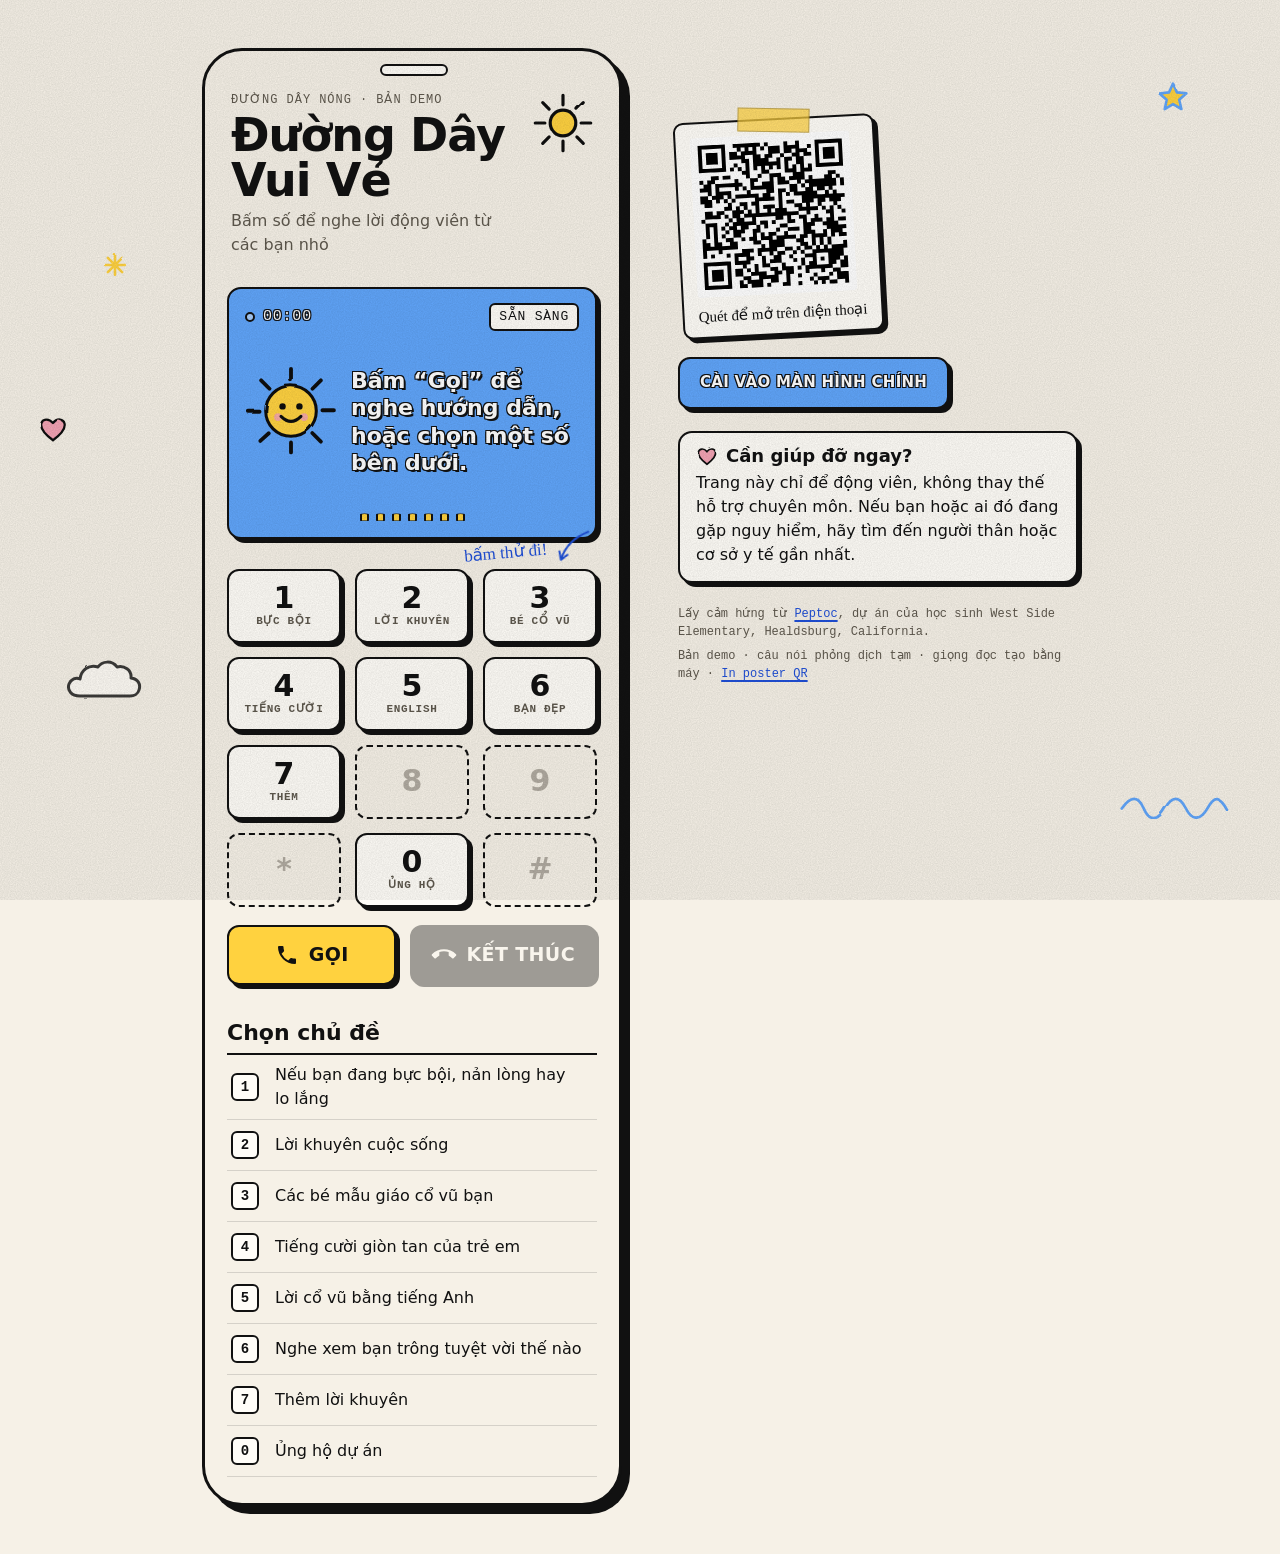
<file: web/index.html>
<!doctype html>
<html lang="vi">
<head>
  <meta charset="utf-8">
  <meta name="viewport" content="width=device-width, initial-scale=1, viewport-fit=cover">
  <meta name="description" content="Bấm số để nghe lời động viên từ các bạn nhỏ.">
  <meta name="theme-color" content="#60A5FA">
  <meta name="apple-mobile-web-app-capable" content="yes">
  <meta name="apple-mobile-web-app-title" content="Vui Vẻ">
  <title>Đang tải…</title>
  <link rel="manifest" href="manifest.webmanifest">
  <link rel="icon" href="icons/icon-192.png" type="image/png">
  <link rel="apple-touch-icon" href="icons/apple-touch-icon.png">
  <link rel="stylesheet" href="style.css">
  <script src="app.js" defer></script>
</head>
<body data-state="idle">
  <!-- Shared SVG filter: makes clean vector strokes wobble like a marker drawing. -->
  <svg width="0" height="0" style="position:absolute" aria-hidden="true">
    <filter id="rough"><feTurbulence type="fractalNoise" baseFrequency="0.035" numOctaves="2" seed="7"/><feDisplacementMap in="SourceGraphic" scale="2.6"/></filter>
  </svg>

  <div class="doodles" aria-hidden="true">
    <svg class="dd d-star" viewBox="0 0 40 40"><path d="M20 3l4.6 10.4 11.2 1.1-8.5 7.5 2.6 11-9.9-5.8-9.8 5.9 2.4-11.1L4 14.6l11.3-1.2z"/></svg>
    <svg class="dd d-heart" viewBox="0 0 40 40"><path d="M20 35C8 26 3 19 4.5 12.5 6 6.5 14 5 20 12c5.5-7.2 14-5.4 15.4.6C37 19.4 31.6 26.3 20 35z"/></svg>
    <svg class="dd d-squiggle" viewBox="0 0 120 30"><path d="M3 18c10-14 18-14 24 0s15 14 23 0 16-14 23 0 16 13 24-1 13-11 20 2"/></svg>
    <svg class="dd d-star2" viewBox="0 0 40 40"><path d="M20 5v30M5 20h30M9 9l22 22M31 9L9 31"/></svg>
    <svg class="dd d-cloud" viewBox="0 0 80 44"><path d="M16 38c-9 0-13-6-11-12 2-5 7-7 11-5 1-9 9-15 18-12 4-6 14-7 19 0 7-2 15 3 14 11 7 1 10 6 8 12-1 4-5 6-9 6z"/></svg>
  </div>
  <div class="grain" aria-hidden="true"></div>
  <div id="fx" aria-hidden="true"></div>

  <div class="layout">
    <main class="app">
      <header class="mast">
        <p class="kicker mono">Đường dây nóng · bản demo</p>
        <h1 id="brand">…</h1>
        <p class="tag">Bấm số để nghe lời động viên từ các bạn nhỏ</p>
        <svg class="mast-sun" viewBox="0 0 60 60" aria-hidden="true"><circle cx="30" cy="30" r="12"/><path d="M30 4v9M30 47v9M4 30h9M47 30h9M11 11l6 6M43 43l6 6M11 49l6-6M43 17l6-6"/></svg>
      </header>

      <section class="call panel" aria-label="Màn hình cuộc gọi">
        <div class="onair" aria-hidden="true"></div>
        <div class="call-top mono">
          <span class="rec"><i aria-hidden="true"></i><span id="timer">00:00</span></span>
          <span id="status" class="status">Sẵn sàng</span>
        </div>
        <div class="caller">
          <div class="mascot" aria-hidden="true">
            <span class="ring"></span><span class="ring r2"></span>
            <svg class="sun" viewBox="0 0 120 120">
              <g class="rays"><path d="M60 5v15M60 101v13M5 61h14M101 59h15M21 20l11 11M89 90l10 10M20 99l11-10M88 31l11-11"/></g>
              <g class="face">
                <circle class="disc" cx="60" cy="60" r="33"/>
                <circle class="cheek" cx="43" cy="68" r="5"/><circle class="cheek" cx="77" cy="68" r="5"/>
                <g class="eyes"><circle cx="49" cy="54" r="4.2"/><circle cx="71" cy="54" r="4.2"/></g>
                <path class="mouth" d="M47 67q13 13 26 0"/>
              </g>
            </svg>
          </div>
          <div class="said">
            <p id="topic" class="topic mono"></p>
            <p id="screen" class="caption" aria-live="polite">Bấm “Gọi” để nghe hướng dẫn, hoặc chọn một số bên dưới.</p>
          </div>
        </div>
        <div class="wave" aria-hidden="true"><i></i><i></i><i></i><i></i><i></i><i></i><i></i></div>
      </section>

      <section class="pad" aria-label="Bàn phím">
        <p class="hint hand" aria-hidden="true">bấm thử đi!
          <svg viewBox="0 0 60 40"><path d="M4 6c18 2 34 10 44 26M48 32l-1-11M48 32l-10-4"/></svg>
        </p>
        <div id="keypad" class="keypad" role="group" aria-label="Bàn phím số"></div>
        <div class="actions">
          <button id="call" class="btn call-btn" type="button">
            <svg viewBox="0 0 24 24" aria-hidden="true"><path d="M6.6 10.8a15.1 15.1 0 0 0 6.6 6.6l2.2-2.2a1 1 0 0 1 1-.25c1.1.37 2.3.57 3.6.57a1 1 0 0 1 1 1V20a1 1 0 0 1-1 1A17 17 0 0 1 3 4a1 1 0 0 1 1-1h3.5a1 1 0 0 1 1 1c0 1.25.2 2.45.57 3.57a1 1 0 0 1-.25 1z"/></svg>
            <span>Gọi</span>
          </button>
          <button id="end" class="btn end-btn" type="button" disabled>
            <svg viewBox="0 0 24 24" aria-hidden="true"><path d="M6.6 10.8a15.1 15.1 0 0 0 6.6 6.6l2.2-2.2a1 1 0 0 1 1-.25c1.1.37 2.3.57 3.6.57a1 1 0 0 1 1 1V20a1 1 0 0 1-1 1A17 17 0 0 1 3 4a1 1 0 0 1 1-1h3.5a1 1 0 0 1 1 1c0 1.25.2 2.45.57 3.57a1 1 0 0 1-.25 1z"/></svg>
            <span>Kết thúc</span>
          </button>
        </div>
      </section>

      <section class="topics" aria-labelledby="topics-title">
        <h2 id="topics-title">Chọn chủ đề</h2>
        <ol id="menu" class="menu"></ol>
      </section>
    </main>

    <aside class="side">
      <section class="qr sticker" aria-labelledby="qr-title">
        <img src="qr.svg" width="160" height="160" alt="Mã QR mở trang Đường Dây Vui Vẻ">
        <p id="qr-title" class="hand">Quét để mở trên điện thoại</p>
      </section>

      <div class="install">
        <button id="install" class="btn install-btn" type="button" hidden>Cài vào màn hình chính</button>
        <p id="ios-hint" class="ios-hint" hidden>Trên iPhone: bấm <b>Chia sẻ</b> → <b>Thêm vào MH chính</b> để dùng như một app.</p>
      </div>

      <section class="help panel" aria-labelledby="help-title">
        <h2 id="help-title"><svg class="heart" viewBox="0 0 40 40" aria-hidden="true"><path d="M20 35C8 26 3 19 4.5 12.5 6 6.5 14 5 20 12c5.5-7.2 14-5.4 15.4.6C37 19.4 31.6 26.3 20 35z"/></svg>Cần giúp đỡ ngay?</h2>
        <p>Trang này chỉ để động viên, không thay thế hỗ trợ chuyên môn. Nếu bạn hoặc ai đó đang gặp nguy hiểm, hãy tìm đến người thân hoặc cơ sở y tế gần nhất.</p>
      </section>

      <footer class="mono">
        <p>Lấy cảm hứng từ <a href="https://www.peptoc.org/hotline" rel="noopener">Peptoc</a>, dự án của học sinh West Side Elementary, Healdsburg, California.</p>
        <p>Bản demo · câu nói phỏng dịch tạm · giọng đọc tạo bằng máy · <a href="poster.html">In poster QR</a></p>
      </footer>
    </aside>
  </div>
</body>
</html>
</file>
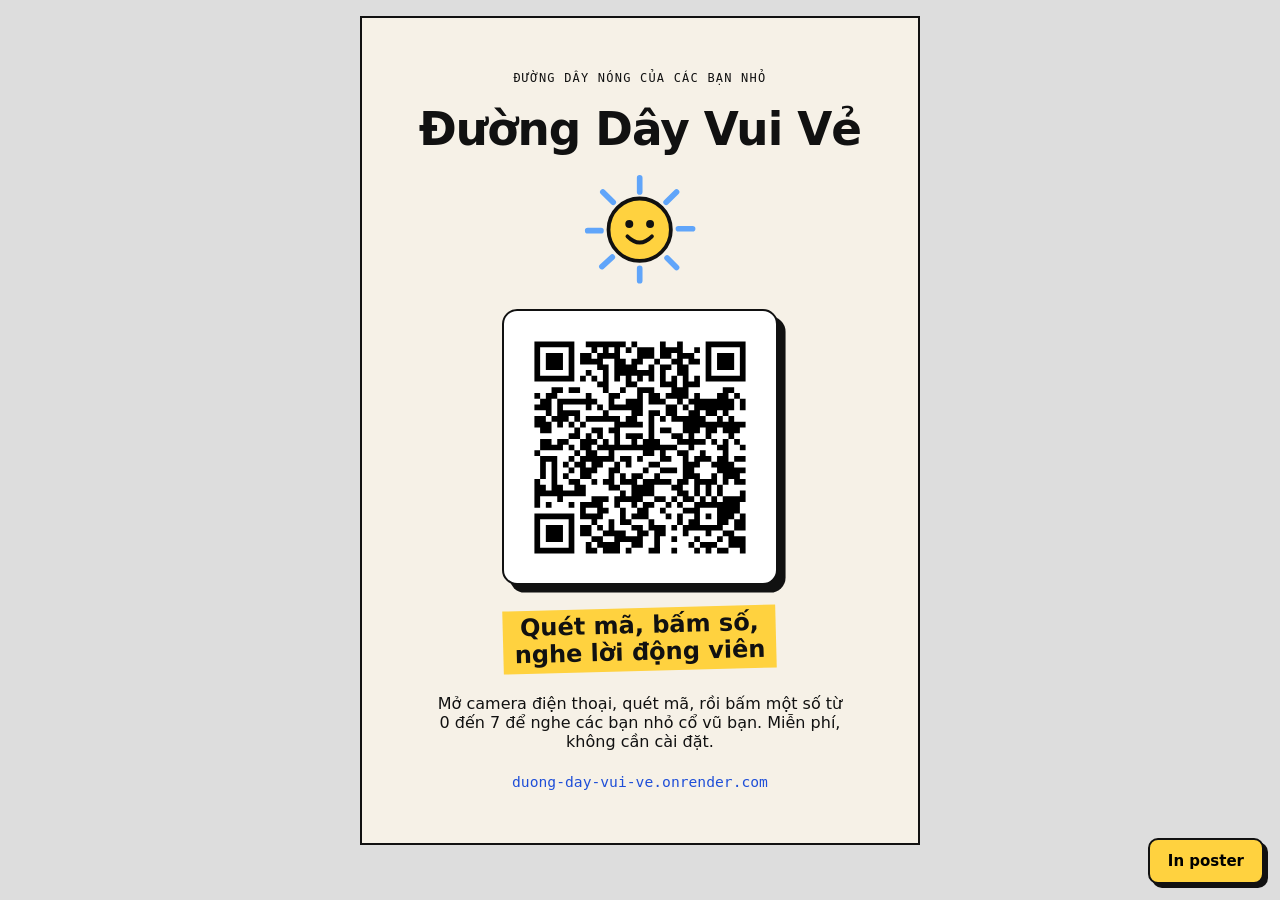
<file: web/poster.html>
<!doctype html>
<html lang="vi">
<head>
  <meta charset="utf-8">
  <meta name="viewport" content="width=device-width, initial-scale=1">
  <title>Poster QR · Đường Dây Vui Vẻ</title>
  <style>
    @page { size: A5 portrait; margin: 0; }
    :root { --paper: #F6F1E7; --ink: #111; --blue: #1F4FD8; --yellow: #FFD23F; }
    * { box-sizing: border-box; }
    body { margin: 0; background: #ddd; font-family: system-ui, -apple-system, "Segoe UI", Roboto, sans-serif; color: var(--ink); }
    .sheet {
      width: 148mm; min-height: 210mm; margin: 16px auto; padding: 14mm 12mm;
      background: var(--paper); border: 2px solid var(--ink);
      display: flex; flex-direction: column; align-items: center; text-align: center; gap: 6mm;
    }
    .kicker { margin: 0; font: 12px ui-monospace, Consolas, monospace; letter-spacing: .1em; text-transform: uppercase; }
    h1 { margin: 0; font: 900 34pt/0.95 "Arial Black", "Segoe UI Black", system-ui, sans-serif; letter-spacing: -0.02em; }
    .sun { width: 30mm; }
    .qr { padding: 5mm; background: #fff; border: 2px solid var(--ink); border-radius: 4mm; box-shadow: 2mm 2mm 0 var(--ink); }
    .qr img { display: block; width: 62mm; height: 62mm; }
    .cta { margin: 0; font: 900 18pt/1.15 "Arial Black", "Segoe UI Black", system-ui, sans-serif; background: var(--yellow); padding: 1mm 3mm; transform: rotate(-1.5deg); }
    .how { margin: 0; font-size: 12pt; max-width: 110mm; }
    .url { margin: auto 0 0; font: 11pt ui-monospace, Consolas, monospace; color: var(--blue); }
    .print { position: fixed; right: 16px; bottom: 16px; padding: 12px 18px; font: 800 15px system-ui, sans-serif; background: var(--yellow); border: 2px solid var(--ink); border-radius: 10px; box-shadow: 4px 4px 0 var(--ink); cursor: pointer; }
    @media print { body { background: none; } .sheet { margin: 0; border: 0; } .print { display: none; } }
  </style>
</head>
<body>
  <main class="sheet">
    <p class="kicker">Đường dây nóng của các bạn nhỏ</p>
    <h1>Đường Dây Vui Vẻ</h1>
    <svg class="sun" viewBox="0 0 120 120" aria-hidden="true">
      <path d="M60 5v15M60 101v13M5 61h14M101 59h15M21 20l11 11M89 90l10 10M20 99l11-10M88 31l11-11" stroke="#60A5FA" stroke-width="6" stroke-linecap="round"/>
      <circle cx="60" cy="60" r="33" fill="#FFD23F" stroke="#111" stroke-width="4"/>
      <circle cx="49" cy="54" r="4.2" fill="#111"/><circle cx="71" cy="54" r="4.2" fill="#111"/>
      <path d="M47 67q13 13 26 0" fill="none" stroke="#111" stroke-width="4" stroke-linecap="round"/>
    </svg>
    <div class="qr"><img src="qr.svg" alt="Mã QR mở trang Đường Dây Vui Vẻ"></div>
    <p class="cta">Quét mã, bấm số,<br>nghe lời động viên</p>
    <p class="how">Mở camera điện thoại, quét mã, rồi bấm một số từ 0 đến 7 để nghe các bạn nhỏ cổ vũ bạn. Miễn phí, không cần cài đặt.</p>
    <p class="url">duong-day-vui-ve.onrender.com</p>
  </main>
  <button class="print" type="button" onclick="print()">In poster</button>
</body>
</html>
</file>
<file: web/style.css>
/* Style: neo-brutalist (Gumroad-like) × two-ink risograph zine. Flat ink, hard shadows, no blur/gradients. */
:root {
  --paper: #F6F1E7;
  --card: #FFFDF8;
  --ink: #111111;
  --muted: #5E584D;
  --blue: #60A5FA;      /* key visual fill (light blue); text on it is always dark */
  --blue-ink: #1F4FD8;  /* blue used as TEXT on paper — the light fill would fail contrast */
  --yellow: #FFD23F;
  --pink: #F4A3B4;
  --rule: rgba(17, 17, 17, 0.14);
  --shadow: #111111;
  --on-blue: #FFFFFF;
  /* white text on the light blue only reads well with an ink outline (sticker lettering) */
  --outline: 1px 1px 0 #111, -1px -1px 0 #111, 1px -1px 0 #111, -1px 1px 0 #111;
  --outline-bold: 2px 2px 0 #111, -1px -1px 0 #111, 1px -1px 0 #111, -1px 1px 0 #111;
  --hard: 4px 4px 0 var(--shadow);
  --spring: cubic-bezier(0.3, 1.7, 0.5, 1);
  --display: "Arial Black", "Segoe UI Black", "Helvetica Neue", system-ui, sans-serif;
  --body: system-ui, -apple-system, "Segoe UI", Roboto, "Helvetica Neue", sans-serif;
  --mono: ui-monospace, "Cascadia Mono", "SF Mono", Consolas, Menlo, monospace;
  --hand: "Segoe Print", "Bradley Hand", "Noteworthy", "Comic Sans MS", cursive;
  color-scheme: light;
}

@media (prefers-color-scheme: dark) {
  :root {
    --paper: #14161B;
    --card: #1D2028;
    --ink: #F3EEE4;
    --muted: #B7AFA2;
    --blue-ink: #8FB0FF;
    --rule: rgba(243, 238, 228, 0.16);
    --shadow: #5A6070; /* black would vanish on the dark paper; keep the hard offset visible */
    --pink: #E58FA3;
    color-scheme: dark;
  }
}

* { box-sizing: border-box; }

html { -webkit-text-size-adjust: 100%; }

body {
  margin: 0;
  min-height: 100vh;
  background: var(--paper);
  color: var(--ink);
  font: 16px/1.5 var(--body);
  overflow-x: hidden;
}

.mono { font-family: var(--mono); }
.hand { font-family: var(--hand); }
a { color: var(--blue-ink); text-underline-offset: 3px; text-decoration-thickness: 2px; }

/* ---------- texture & background doodles ---------- */
.grain {
  position: fixed; inset: 0; pointer-events: none; z-index: 50; opacity: 0.22; mix-blend-mode: multiply;
  background-image: url("data:image/svg+xml;utf8,<svg xmlns='http://www.w3.org/2000/svg' width='180' height='180'><filter id='n'><feTurbulence type='fractalNoise' baseFrequency='.85' numOctaves='2' stitchTiles='stitch'/><feColorMatrix values='0 0 0 0 0 0 0 0 0 0 0 0 0 0 0 0 0 0 .55 0'/></filter><rect width='100%25' height='100%25' filter='url(%23n)'/></svg>");
}
@media (prefers-color-scheme: dark) { .grain { mix-blend-mode: screen; opacity: 0.08; } }

.doodles { position: fixed; inset: 0; pointer-events: none; z-index: 0; overflow: hidden; }
.dd { position: absolute; filter: url(#rough); fill: none; stroke-width: 3; stroke-linecap: round; stroke-linejoin: round; }
.d-star { width: 34px; top: 9%; right: 7%; stroke: var(--blue); fill: var(--yellow); }
.d-heart { width: 30px; top: 46%; left: 3%; stroke: var(--ink); fill: var(--pink); }
.d-squiggle { width: 110px; bottom: 9%; right: 4%; stroke: var(--blue); }
.d-star2 { width: 26px; top: 28%; left: 8%; stroke: var(--yellow); stroke-width: 4; }
.d-cloud { width: 80px; bottom: 22%; left: 5%; stroke: var(--ink); fill: var(--card); opacity: 0.8; }
/* phones have no free margin: only the star that sits beside the masthead sun survives */
@media (max-width: 899px) { .d-heart, .d-squiggle, .d-star2, .d-cloud { display: none; } }

/* ---------- layout ---------- */
.layout {
  position: relative; z-index: 1;
  max-width: 440px; margin: 0 auto;
  padding: 18px 16px 40px;
  display: grid; gap: 28px;
}
.app { display: grid; gap: 30px; }

.panel {
  background: var(--card);
  border: 2px solid var(--ink);
  border-radius: 14px;
  box-shadow: var(--hard);
}

/* ---------- masthead ---------- */
.mast { position: relative; padding: 6px 4px 0; }
.kicker { margin: 0; font-size: 12px; letter-spacing: 0.08em; text-transform: uppercase; color: var(--muted); }
.mast h1 {
  margin: 4px 0 6px; max-width: 9ch;
  font: 900 clamp(34px, 10vw, 46px)/0.98 var(--display); letter-spacing: -0.02em;
}
.tag { margin: 0; max-width: 26ch; color: var(--muted); }
.mast-sun {
  position: absolute; right: 2px; top: 6px; width: 64px; filter: url(#rough);
  fill: var(--yellow); stroke: var(--ink); stroke-width: 3; stroke-linecap: round;
}

/* ---------- call panel ---------- */
.call {
  position: relative; overflow: hidden;
  background: var(--blue); color: var(--on-blue);
  padding: 14px 16px 16px;
}
/* inside the light-blue panel, "ink" must stay dark in both themes (sun face, chip text, wave borders) */
.call > * { --ink: #111111; --card: #FFFDF8; }
.onair { position: absolute; left: 0; right: 0; top: 0; height: 5px; background: var(--yellow); transform: scaleX(0); transform-origin: left; }
body[data-state="playing"] .onair { transform: scaleX(1); }
body[data-state="playing"] .rec i { background: #FF4D3D; }
body[data-state="ended"] .status::after { content: " ✓"; display: inline-block; }
.call-top { display: flex; justify-content: space-between; align-items: center; gap: 12px; font-size: 13px; letter-spacing: 0.06em; text-transform: uppercase; }
.rec { display: inline-flex; align-items: center; gap: 8px; font-variant-numeric: tabular-nums; font-size: 15px; }
.rec i { width: 10px; height: 10px; border-radius: 50%; background: rgba(255, 253, 248, 0.45); border: 2px solid var(--ink); }
.status { border: 2px solid var(--ink); background: var(--card); color: var(--ink); padding: 2px 8px; border-radius: 6px; white-space: nowrap; }

.caller { display: grid; grid-template-columns: 92px 1fr; gap: 14px; align-items: center; margin: 14px 0 10px; }
.mascot { position: relative; width: 92px; height: 92px; }
.ring { position: absolute; inset: 10px; border: 3px solid #FFFDF8; border-radius: 50%; opacity: 0; }
.sun { position: relative; width: 100%; height: 100%; filter: url(#rough); overflow: visible; }
.sun .rays path { stroke: var(--ink); stroke-width: 5; stroke-linecap: round; fill: none; }
.sun .disc { fill: var(--yellow); stroke: var(--ink); stroke-width: 4; }
.sun .cheek { fill: var(--pink); opacity: 0.85; }
.sun .eyes circle { fill: var(--ink); }
.sun .mouth { fill: none; stroke: var(--ink); stroke-width: 4; stroke-linecap: round; }
.sun .rays, .sun .face, .sun .eyes, .sun .mouth { transform-box: fill-box; transform-origin: center; }
.sun .rays { transform-box: view-box; transform-origin: 60px 60px; }

.said { min-width: 0; }
.topic { margin: 0 0 4px; font-size: 12px; letter-spacing: 0.05em; text-transform: uppercase; color: var(--on-blue); min-height: 1.5em; }
.caption {
  margin: 0; white-space: pre-line;
  font: 800 22px/1.25 var(--body); color: var(--on-blue); text-shadow: var(--outline-bold);
}
.topic, .rec { text-shadow: var(--outline); }
.caption.long { font-size: 15px; font-weight: 700; line-height: 1.5; text-shadow: var(--outline); }

.wave { display: flex; align-items: flex-end; justify-content: center; gap: 7px; height: 34px; }
.wave i {
  width: 9px; height: 100%; border-radius: 5px 5px 3px 3px;
  background: var(--yellow); border: 2px solid var(--ink);
  transform: scaleY(0.22); transform-origin: bottom;
  transition: transform 0.45s ease-out;
}

/* ---------- keypad ---------- */
.pad { position: relative; }
.hint { position: absolute; right: 2px; top: -34px; margin: 0; font-size: 17px; color: var(--blue-ink); transform: rotate(-5deg); display: flex; align-items: center; gap: 2px; pointer-events: none; }
.hint svg { width: 46px; height: 32px; fill: none; stroke: var(--blue-ink); stroke-width: 2.6; stroke-linecap: round; filter: url(#rough); transform: scaleX(-1) rotate(10deg); }
body.touched .hint { opacity: 0; transform: rotate(-5deg) translateY(-6px); transition: opacity 0.4s, transform 0.4s; }

.keypad { display: grid; grid-template-columns: repeat(3, 1fr); gap: 14px; }
.key {
  position: relative; overflow: hidden;
  min-height: 74px; padding: 6px 4px;
  display: grid; place-content: center; gap: 2px;
  background: var(--card); color: var(--ink);
  border: 2px solid var(--ink); border-radius: 12px;
  box-shadow: var(--hard);
  font: inherit; cursor: pointer;
  touch-action: manipulation; -webkit-tap-highlight-color: transparent; user-select: none;
  transition: transform 0.22s var(--spring), box-shadow 0.22s var(--spring), background-color 0.2s;
}
.key .digit { font: 900 30px/1 var(--display); }
.key .short { font: 700 11px/1.2 var(--mono); letter-spacing: 0.06em; text-transform: uppercase; color: var(--muted); }
.key.empty { background: transparent; border-style: dashed; box-shadow: none; color: var(--muted); cursor: not-allowed; }
.key.empty .digit { opacity: 0.45; }
.key.active { background: var(--yellow); }
.key.active .short { color: var(--ink); }
@media (hover: hover) {
  .key:not(.empty):hover { transform: translate(-1px, -1px); box-shadow: 5px 5px 0 var(--shadow); }
}
.key:not(.empty):active, .key.pressed:not(.empty) {
  transform: translate(4px, 4px); box-shadow: 0 0 0 var(--shadow);
  transition-duration: 0.06s; transition-timing-function: ease-out;
}

.ripple { position: absolute; border-radius: 50%; background: var(--yellow); opacity: 0.55; pointer-events: none; transform: scale(0); }
.key.active .ripple { background: var(--card); }
.key > span:not(.ripple) { position: relative; }

/* ---------- call / end buttons ---------- */
.actions { display: grid; grid-template-columns: 1fr auto; gap: 14px; margin-top: 18px; }
.btn {
  position: relative; min-height: 60px; padding: 0 20px;
  display: inline-flex; align-items: center; justify-content: center; gap: 10px;
  border: 2px solid var(--ink); border-radius: 12px; box-shadow: var(--hard);
  font: 900 19px/1 var(--display); letter-spacing: 0.02em; text-transform: uppercase;
  cursor: pointer; touch-action: manipulation; -webkit-tap-highlight-color: transparent;
  transition: transform 0.22s var(--spring), box-shadow 0.22s var(--spring), opacity 0.3s, background-color 0.2s;
}
.btn svg { width: 24px; height: 24px; fill: currentColor; transition: transform 0.35s var(--spring); }
.btn:not(:disabled):active { transform: translate(4px, 4px); box-shadow: 0 0 0 var(--shadow); transition-duration: 0.06s; }
.call-btn { background: var(--yellow); color: #111; }
.call-btn::after {
  content: ""; position: absolute; inset: -2px; border: 2px solid var(--ink); border-radius: 13px;
  opacity: 0; pointer-events: none;
}
.end-btn { background: #111; color: #FFFDF8; }
@media (prefers-color-scheme: dark) { .end-btn { background: #B42318; } }
.end-btn svg { transform: rotate(135deg); }
.end-btn:disabled { opacity: 0.38; cursor: default; box-shadow: 2px 2px 0 var(--shadow); }
@media (hover: hover) {
  .call-btn:hover svg { animation: wiggle 0.5s ease-in-out; }
  .end-btn:not(:disabled):hover svg { transform: rotate(225deg); }
  .btn:not(:disabled):hover { transform: translate(-1px, -1px); box-shadow: 5px 5px 0 var(--shadow); }
}

/* ---------- topic list (notebook) ---------- */
.topics h2 { margin: 6px 0 8px; font: 900 22px/1.1 var(--display); }
.menu {
  list-style: none; margin: 0; padding: 0;
  border-top: 2px solid var(--ink);
}
.menu li { border-bottom: 1px solid var(--rule); }
.menu button {
  position: relative; width: 100%; min-height: 50px; padding: 8px 4px;
  display: grid; grid-template-columns: 34px 1fr auto; align-items: center; gap: 10px;
  background: none; border: 0; color: var(--ink); text-align: left; font: inherit; cursor: pointer;
  transition: transform 0.25s var(--spring);
}
.menu .num {
  display: grid; place-items: center; width: 28px; height: 28px;
  border: 2px solid var(--ink); border-radius: 6px; background: var(--card);
  font: 800 14px/1 var(--mono); transition: background-color 0.25s;
}
.menu .label { position: relative; z-index: 0; }
.menu .label::before {
  /* marker swipe behind the active label */
  content: ""; position: absolute; z-index: -1; left: -4px; right: -6px; top: 18%; bottom: 8%;
  background: var(--yellow); border-radius: 3px 10px 4px 12px / 9px 3px 11px 4px;
  transform: scaleX(0); transform-origin: left; transition: transform 0.35s ease-out;
}
.menu .now { display: none; font: 15px/1 var(--hand); color: var(--blue-ink); transform: rotate(-4deg); white-space: nowrap; }
.menu .now i { display: inline-block; width: 3px; height: 12px; margin-right: 2px; background: currentColor; border-radius: 1px; transform: scaleY(0.6); transform-origin: bottom; }
.menu .now i:nth-child(3) { margin-right: 6px; }
.menu button.active .label::before { transform: scaleX(1); }
.menu button.active .label { color: #111; }
.menu button.active .num { background: var(--yellow); color: #111; }
.menu button.active .now { display: inline-block; }
@media (hover: hover) { .menu button:hover { transform: translateX(4px); } }

/* ---------- side column ---------- */
.side { display: grid; gap: 22px; align-content: start; }
.sticker {
  position: relative; justify-self: center; display: none;
  padding: 14px 14px 8px; background: var(--card);
  border: 2px solid var(--ink); border-radius: 10px; box-shadow: var(--hard);
  transform: rotate(-3deg); text-align: center;
  transition: transform 0.35s var(--spring);
}
.sticker::before {
  /* strip of masking tape */
  content: ""; position: absolute; left: 50%; top: -12px; width: 70px; height: 22px; margin-left: -35px;
  background: rgba(255, 210, 63, 0.75); border: 1px solid rgba(17, 17, 17, 0.25); transform: rotate(4deg);
}
.sticker img { display: block; width: 160px; height: 160px; background: #fff; border-radius: 4px; }
.sticker p { margin: 8px 0 0; font-size: 15px; }
@media (hover: hover) { .sticker:hover { transform: rotate(0deg) translateY(-3px); } }

.install { display: grid; gap: 8px; justify-items: start; }
.install-btn { background: var(--blue); color: var(--on-blue); text-shadow: var(--outline); font-size: 15px; min-height: 52px; }
.ios-hint { margin: 0; font-size: 14px; color: var(--muted); }

.help { padding: 12px 16px 14px; }
.help h2 { display: flex; align-items: center; gap: 8px; margin: 0 0 4px; font: 900 18px/1.2 var(--display); }
.help p { margin: 0; }
.heart { width: 22px; height: 22px; fill: var(--pink); stroke: var(--ink); stroke-width: 3; filter: url(#rough); transform-origin: center; }

footer { font-size: 12px; color: var(--muted); }
footer p { margin: 0 0 6px; }

/* ---------- burst particles ---------- */
#fx { position: fixed; inset: 0; pointer-events: none; z-index: 60; }
.particle {
  position: fixed; margin: -10px 0 0 -8px; font-size: 18px; line-height: 1; font-weight: 900;
  -webkit-text-stroke: 1px #111;
}
.particle.c0 { color: var(--yellow); }
.particle.c1 { color: var(--blue); }
.particle.c2 { color: var(--pink); }

/* ---------- focus ---------- */
:focus-visible { outline: 3px solid var(--blue-ink); outline-offset: 3px; }
@media (prefers-color-scheme: dark) { :focus-visible { outline-color: var(--yellow); } }

/* ---------- desktop: phone frame + side column ---------- */
@media (min-width: 900px) {
  .layout { max-width: 940px; grid-template-columns: 420px 1fr; gap: 56px; padding: 48px 32px; align-items: start; }
  .app {
    position: relative; padding: 34px 22px 26px;
    background: var(--paper); border: 3px solid var(--ink); border-radius: 40px; box-shadow: 8px 8px 0 var(--shadow);
  }
  .app::before {
    /* speaker slot */
    content: ""; position: absolute; top: 13px; left: 50%; width: 64px; height: 8px; margin-left: -32px;
    border: 2px solid var(--ink); border-radius: 6px; background: var(--card);
  }
  .side { position: sticky; top: 48px; padding-top: 70px; }
  .sticker { display: block; justify-self: start; }
}

/* =================== MOTION (only when the user allows it) =================== */
@media (prefers-reduced-motion: no-preference) {
  /* entrance — only until JS marks the page .ready, so it never replays when a key's state changes */
  body:not(.ready) .mast > * { animation: drop 0.6s var(--spring) backwards; }
  body:not(.ready) .mast > :nth-child(2) { animation-delay: 0.06s; }
  body:not(.ready) .mast > :nth-child(3) { animation-delay: 0.12s; }
  .mast-sun { animation: spin 40s linear infinite; }
  body:not(.ready) .call { animation: stamp 0.55s var(--spring) 0.15s backwards; }
  body:not(.ready) .key { animation: pop 0.45s var(--spring) backwards; animation-delay: calc(0.3s + var(--i) * 0.035s); }
  body:not(.ready) .menu li { animation: slide 0.5s ease-out backwards; animation-delay: calc(0.45s + var(--i) * 0.05s); }
  body:not(.ready) .side > * { animation: drop 0.6s var(--spring) 0.5s backwards; }
  body:not(.ready) .sticker { animation: stick 0.7s var(--spring) 0.6s backwards; }
  .hint { animation: nudge 2.4s ease-in-out 2s infinite; }
  body:not(.ready) .hint { animation: drop 0.5s var(--spring) 1.1s backwards; }
  body.touched .hint { animation: none; }
  .dd { animation: float 9s ease-in-out infinite; }
  .d-heart { animation-duration: 11s; animation-delay: -3s; }
  .d-squiggle { animation-duration: 13s; animation-delay: -6s; }
  .d-star2 { animation: twinkle 2.6s ease-in-out infinite; }
  .d-cloud { animation-duration: 15s; animation-delay: -2s; }

  /* mascot: idle bob + blink + slow rays */
  .mascot { animation: bob 3.2s ease-in-out infinite; }
  .sun .rays { animation: spin 24s linear infinite; }
  .sun .eyes { animation: blink 4.6s infinite; }
  body[data-state="playing"] .sun .mouth { animation: talk 0.28s ease-in-out infinite alternate; }
  body[data-state="playing"] .ring { animation: ring 1.8s ease-out infinite; }
  body[data-state="playing"] .ring.r2 { animation-delay: 0.9s; }
  body[data-state="playing"] .sun .rays { animation-duration: 6s; }
  body[data-state="ended"] .sun .face { animation: nod 0.7s ease-in-out; }

  /* call panel details */
  .onair { transition: transform 0.3s ease-in; }
  body[data-state="playing"] .onair { transition: transform 0.5s ease-out; }
  body[data-state="playing"] .rec i { animation: blinkdot 1s steps(2, jump-none) infinite; }
  .status.flip { animation: flip 0.35s var(--spring); }
  body[data-state="ended"] .status::after { animation: pop 0.4s var(--spring); }
  body[data-state="ended"] .wave i { animation: settle 0.6s ease-out; }
  .menu .now i { animation: bar 0.5s ease-in-out infinite alternate; }
  .menu .now i:nth-child(2) { animation-duration: 0.37s; }
  .menu .now i:nth-child(3) { animation-duration: 0.61s; }
  .caption.rise { animation: rise 0.45s cubic-bezier(0.2, 0.8, 0.2, 1); }
  .topic { transition: opacity 0.3s; }
  body:not([data-state="playing"]) .topic { opacity: 0.6; }

  /* waveform: each bar its own tempo so it never looks like a loop */
  body[data-state="playing"] .wave i { animation: bar 0.9s ease-in-out infinite alternate; }
  .wave i:nth-child(1) { animation-duration: 0.62s; animation-delay: -0.1s; }
  .wave i:nth-child(2) { animation-duration: 0.81s; animation-delay: -0.4s; }
  .wave i:nth-child(3) { animation-duration: 0.55s; animation-delay: -0.2s; }
  .wave i:nth-child(4) { animation-duration: 0.97s; animation-delay: -0.6s; }
  .wave i:nth-child(5) { animation-duration: 0.66s; animation-delay: -0.3s; }
  .wave i:nth-child(6) { animation-duration: 0.88s; animation-delay: -0.5s; }
  .wave i:nth-child(7) { animation-duration: 0.71s; animation-delay: -0.15s; }

  /* keys */
  .ripple { animation: ripple 0.55s ease-out forwards; }
  .key.active { animation: jiggle 0.45s var(--spring); }
  .key.active::after {
    content: ""; position: absolute; inset: 4px; border: 2px dashed var(--ink); border-radius: 8px;
    animation: ping 1.6s ease-out infinite; pointer-events: none;
  }
  .key.nope { animation: shake 0.42s ease-in-out; }
  .particle { animation: burst 0.75s cubic-bezier(0.15, 0.7, 0.3, 1) forwards; }

  /* buttons */
  body:not([data-state="playing"]) .call-btn::after { animation: breathe 2.4s ease-out infinite; }
  .install-btn:not([hidden]) { animation: rise 0.5s var(--spring); }

  /* topic list */
  .menu button.active .now { animation: pop 0.4s var(--spring); }
  .menu button.active .num { animation: jiggle 0.45s var(--spring); }

  /* help heart */
  .heart { animation: beat 1.6s ease-in-out infinite; }

  /* focus ring eases in instead of snapping */
  :focus-visible { animation: focusin 0.2s ease-out; }
}

@keyframes drop { from { opacity: 0; transform: translateY(-14px); } }
@keyframes stamp { from { opacity: 0; transform: scale(1.06) rotate(-1.5deg); } }
@keyframes pop { from { opacity: 0; transform: scale(0.6); } }
@keyframes slide { from { opacity: 0; transform: translateX(-12px); } }
@keyframes stick { from { opacity: 0; transform: rotate(-12deg) translateY(-24px) scale(1.08); } }
@keyframes float { 0%, 100% { transform: translate(0, 0) rotate(0); } 50% { transform: translate(6px, -12px) rotate(8deg); } }
@keyframes twinkle { 0%, 100% { transform: scale(1) rotate(0); opacity: 1; } 50% { transform: scale(0.6) rotate(45deg); opacity: 0.5; } }
@keyframes spin { to { transform: rotate(360deg); } }
@keyframes bob { 0%, 100% { transform: translateY(0); } 50% { transform: translateY(-4px); } }
@keyframes blink { 0%, 93%, 100% { transform: scaleY(1); } 95% { transform: scaleY(0.1); } }
@keyframes talk { from { transform: scaleY(1); } to { transform: scaleY(0.35) translateY(2px); } }
@keyframes ring { from { opacity: 0.9; transform: scale(0.85); } to { opacity: 0; transform: scale(1.55); } }
@keyframes nod { 0%, 100% { transform: rotate(0); } 30% { transform: rotate(-9deg); } 65% { transform: rotate(7deg); } }
@keyframes blinkdot { 0% { opacity: 1; } 100% { opacity: 0.25; } }
@keyframes settle { from { transform: scaleY(0.85); } to { transform: scaleY(0.22); } }
@keyframes flip { from { opacity: 0; transform: translateY(7px); } }
@keyframes rise { from { opacity: 0; transform: translateY(10px); } }
@keyframes bar { from { transform: scaleY(0.25); } to { transform: scaleY(1); } }
@keyframes ripple { to { transform: scale(1); opacity: 0; } }
@keyframes jiggle { 0% { transform: rotate(0) scale(1); } 30% { transform: rotate(-4deg) scale(1.04); } 60% { transform: rotate(3deg); } 100% { transform: rotate(0) scale(1); } }
@keyframes ping { from { opacity: 0.9; transform: scale(0.92); } to { opacity: 0; transform: scale(1.06); } }
@keyframes shake { 0%, 100% { transform: translateX(0); } 20% { transform: translateX(-6px); } 40% { transform: translateX(5px); } 60% { transform: translateX(-4px); } 80% { transform: translateX(2px); } }
@keyframes burst {
  from { opacity: 1; transform: translate(0, 0) scale(0.4) rotate(0); }
  to { opacity: 0; transform: translate(var(--dx), var(--dy)) scale(1.15) rotate(var(--r)); }
}
@keyframes breathe { from { opacity: 0.7; transform: scale(1); } to { opacity: 0; transform: scale(1.08, 1.35); } }
@keyframes wiggle { 0%, 100% { transform: rotate(0); } 25% { transform: rotate(-14deg); } 50% { transform: rotate(10deg); } 75% { transform: rotate(-6deg); } }
@keyframes beat { 0%, 100% { transform: scale(1); } 15% { transform: scale(1.18); } 30% { transform: scale(1); } 45% { transform: scale(1.1); } }
@keyframes nudge { 0%, 70%, 100% { transform: rotate(-5deg) translate(0, 0); } 80% { transform: rotate(-7deg) translate(-4px, 3px); } 90% { transform: rotate(-4deg) translate(0, 0); } }
@keyframes focusin { from { outline-offset: 8px; } }
</file>
